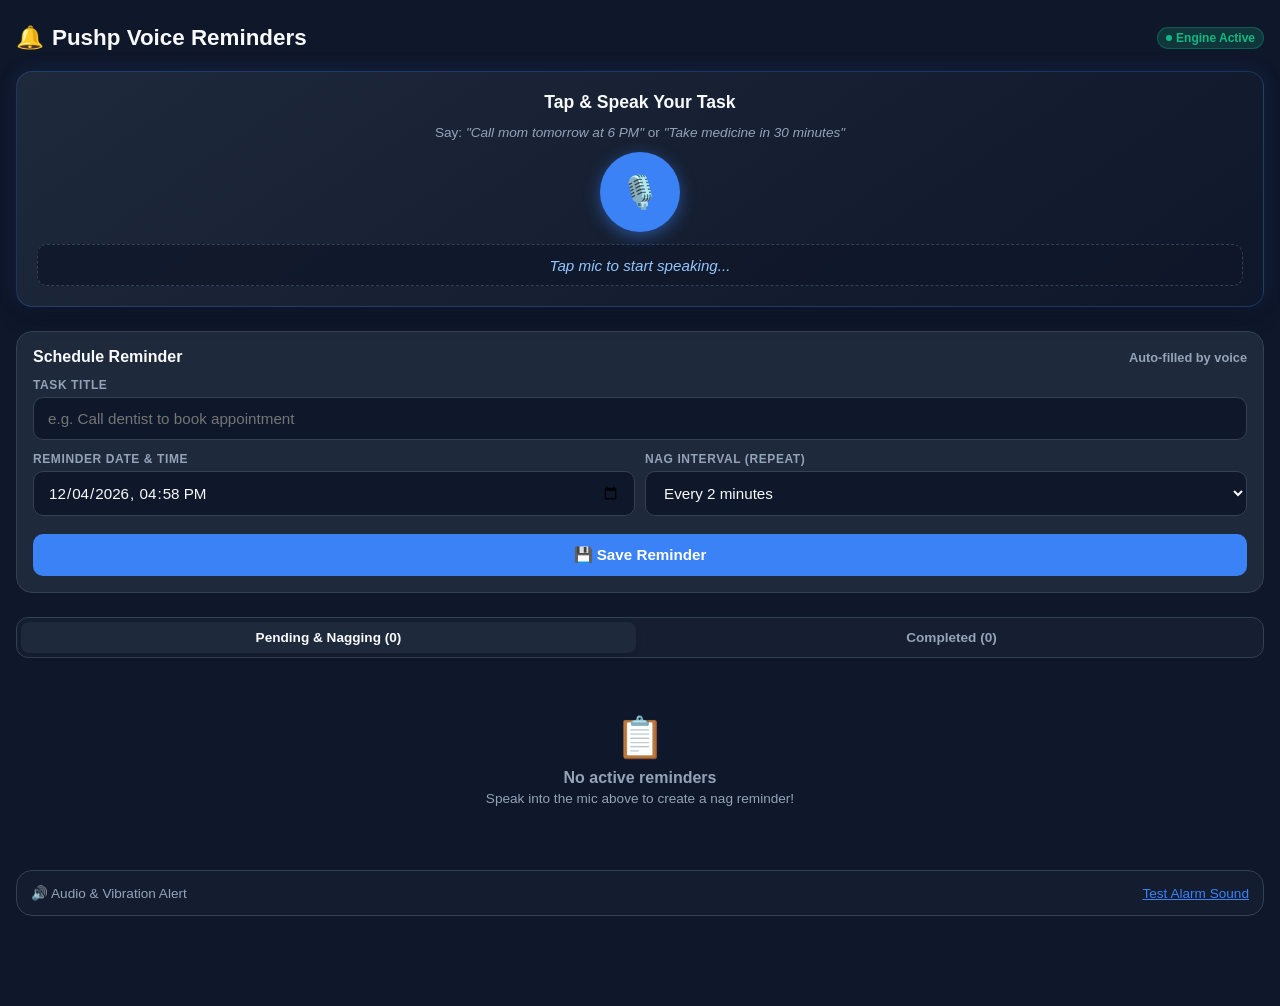
<file: index.html>
<!DOCTYPE html>
<html lang="en">
<head>
  <meta charset="UTF-8">
  <meta name="viewport" content="width=device-width, initial-scale=1.0, maximum-scale=1.0, user-scalable=no, viewport-fit=cover">
  <meta name="theme-color" content="#1e293b">
  <meta name="mobile-web-app-capable" content="yes">
  <meta name="apple-mobile-web-app-capable" content="yes">
  <meta name="apple-mobile-web-app-status-bar-style" content="black-translucent">
  <title>Voice Nag Reminders</title>
  <style>
    :root {
      --primary: #3b82f6;
      --primary-hover: #2563eb;
      --bg: #0f172a;
      --card-bg: #1e293b;
      --card-border: #334155;
      --text: #f8fafc;
      --text-muted: #94a3b8;
      --danger: #ef4444;
      --danger-hover: #dc2626;
      --warning: #f59e0b;
      --success: #10b981;
      --success-hover: #059669;
      --radius: 16px;
    }

    * {
      box-sizing: border-box;
      margin: 0;
      padding: 0;
      -webkit-tap-highlight-color: transparent;
      font-family: -apple-system, BlinkMacSystemFont, "Segoe UI", Roboto, Helvetica, Arial, sans-serif;
    }

    body {
      background-color: var(--bg);
      color: var(--text);
      min-height: 100vh;
      padding: 16px;
      padding-bottom: 90px;
    }

    header {
      display: flex;
      justify-content: space-between;
      align-items: center;
      margin-bottom: 20px;
      padding-top: 8px;
    }

    .app-title {
      font-size: 1.4rem;
      font-weight: 700;
      display: flex;
      align-items: center;
      gap: 8px;
    }

    .badge-live {
      background: rgba(16, 185, 129, 0.2);
      color: var(--success);
      font-size: 0.75rem;
      padding: 3px 8px;
      border-radius: 9999px;
      border: 1px solid rgba(16, 185, 129, 0.3);
      font-weight: 600;
      display: inline-flex;
      align-items: center;
      gap: 4px;
    }

    .badge-live::before {
      content: "";
      width: 6px;
      height: 6px;
      border-radius: 50%;
      background: var(--success);
      animation: pulse 1.5s infinite;
    }

    @keyframes pulse {
      0% { opacity: 0.4; }
      50% { opacity: 1; transform: scale(1.2); }
      100% { opacity: 0.4; }
    }

    /* Voice Action Banner */
    .voice-card {
      background: linear-gradient(145deg, #1e293b, #0f172a);
      border: 1px solid #3b82f640;
      border-radius: var(--radius);
      padding: 20px;
      text-align: center;
      margin-bottom: 24px;
      box-shadow: 0 10px 25px -5px rgba(0, 0, 0, 0.4), 0 0 20px rgba(59, 130, 246, 0.15);
      position: relative;
      overflow: hidden;
    }

    .mic-button-wrap {
      position: relative;
      width: 80px;
      height: 80px;
      margin: 10px auto;
    }

    .mic-btn {
      width: 80px;
      height: 80px;
      border-radius: 50%;
      background: var(--primary);
      border: none;
      color: white;
      font-size: 32px;
      display: flex;
      align-items: center;
      justify-content: center;
      cursor: pointer;
      box-shadow: 0 4px 15px rgba(59, 130, 246, 0.5);
      transition: all 0.2s cubic-bezier(0.4, 0, 0.2, 1);
      position: relative;
      z-index: 2;
    }

    .mic-btn:active {
      transform: scale(0.92);
    }

    .mic-btn.listening {
      background: var(--danger);
      box-shadow: 0 4px 20px rgba(239, 68, 68, 0.6);
      animation: mic-listening 1.5s infinite;
    }

    @keyframes mic-listening {
      0% { transform: scale(1); }
      50% { transform: scale(1.08); }
      100% { transform: scale(1); }
    }

    .pulse-ring {
      position: absolute;
      top: 0;
      left: 0;
      width: 80px;
      height: 80px;
      border-radius: 50%;
      border: 2px solid var(--danger);
      opacity: 0;
      z-index: 1;
      pointer-events: none;
    }

    .listening .pulse-ring {
      animation: ring-pulse 1.8s infinite;
    }

    @keyframes ring-pulse {
      0% { transform: scale(1); opacity: 0.8; }
      100% { transform: scale(1.8); opacity: 0; }
    }

    .voice-hint {
      color: var(--text-muted);
      font-size: 0.85rem;
      margin-top: 10px;
      line-height: 1.4;
    }

    .voice-transcript {
      margin-top: 12px;
      padding: 10px 14px;
      background: rgba(15, 23, 42, 0.8);
      border: 1px dashed var(--card-border);
      border-radius: 10px;
      font-size: 0.95rem;
      color: #93c5fd;
      min-height: 42px;
      display: flex;
      align-items: center;
      justify-content: center;
      font-style: italic;
    }

    /* Manual / Edit Form */
    .task-form {
      background: var(--card-bg);
      border: 1px solid var(--card-border);
      border-radius: var(--radius);
      padding: 16px;
      margin-bottom: 24px;
    }

    .form-header {
      font-size: 1rem;
      font-weight: 600;
      margin-bottom: 12px;
      display: flex;
      justify-content: space-between;
      align-items: center;
    }

    .input-group {
      margin-bottom: 12px;
    }

    label {
      display: block;
      font-size: 0.75rem;
      text-transform: uppercase;
      letter-spacing: 0.05em;
      color: var(--text-muted);
      margin-bottom: 5px;
      font-weight: 600;
    }

    input, select {
      width: 100%;
      padding: 12px 14px;
      background: #0f172a;
      border: 1px solid var(--card-border);
      border-radius: 10px;
      color: var(--text);
      font-size: 0.95rem;
      outline: none;
      transition: border-color 0.2s;
    }

    input:focus, select:focus {
      border-color: var(--primary);
    }

    .form-grid {
      display: grid;
      grid-template-columns: 1fr 1fr;
      gap: 10px;
    }

    .btn {
      width: 100%;
      padding: 12px 16px;
      border-radius: 10px;
      border: none;
      font-size: 0.95rem;
      font-weight: 600;
      cursor: pointer;
      display: flex;
      align-items: center;
      justify-content: center;
      gap: 8px;
      transition: all 0.2s;
    }

    .btn-primary {
      background: var(--primary);
      color: white;
    }

    .btn-primary:active {
      background: var(--primary-hover);
    }

    .btn-danger {
      background: var(--danger);
      color: white;
    }

    .btn-success {
      background: var(--success);
      color: white;
    }

    .btn-outline {
      background: transparent;
      border: 1px solid var(--card-border);
      color: var(--text-muted);
    }

    /* Tabs */
    .tabs {
      display: flex;
      gap: 8px;
      margin-bottom: 16px;
      background: #1e293b80;
      padding: 4px;
      border-radius: 12px;
      border: 1px solid var(--card-border);
    }

    .tab-btn {
      flex: 1;
      padding: 8px;
      border: none;
      background: transparent;
      color: var(--text-muted);
      font-size: 0.85rem;
      font-weight: 600;
      border-radius: 8px;
      cursor: pointer;
      transition: all 0.2s;
    }

    .tab-btn.active {
      background: var(--card-bg);
      color: var(--text);
      box-shadow: 0 2px 6px rgba(0, 0, 0, 0.2);
    }

    /* Task List */
    .task-list {
      display: flex;
      flex-direction: column;
      gap: 12px;
    }

    .task-card {
      background: var(--card-bg);
      border: 1px solid var(--card-border);
      border-radius: var(--radius);
      padding: 16px;
      display: flex;
      flex-direction: column;
      gap: 10px;
      transition: transform 0.2s, border-color 0.2s;
      position: relative;
    }

    .task-card.nagging {
      border: 2px solid var(--danger);
      background: linear-gradient(180deg, rgba(239, 68, 68, 0.12), var(--card-bg));
      animation: alert-glow 1.5s infinite alternate;
    }

    @keyframes alert-glow {
      0% { box-shadow: 0 0 10px rgba(239, 68, 68, 0.3); }
      100% { box-shadow: 0 0 25px rgba(239, 68, 68, 0.7); }
    }

    .task-top {
      display: flex;
      justify-content: space-between;
      align-items: flex-start;
      gap: 8px;
    }

    .task-title {
      font-size: 1.05rem;
      font-weight: 600;
      line-height: 1.3;
      color: var(--text);
    }

    .task-status {
      font-size: 0.7rem;
      font-weight: 700;
      text-transform: uppercase;
      padding: 3px 8px;
      border-radius: 6px;
      white-space: nowrap;
    }

    .status-scheduled {
      background: rgba(59, 130, 246, 0.2);
      color: #60a5fa;
      border: 1px solid rgba(59, 130, 246, 0.3);
    }

    .status-nagging {
      background: rgba(239, 68, 68, 0.25);
      color: #fca5a5;
      border: 1px solid var(--danger);
      animation: pulse 1s infinite;
    }

    .status-completed {
      background: rgba(16, 185, 129, 0.2);
      color: #6ee7b7;
      border: 1px solid rgba(16, 185, 129, 0.3);
    }

    .task-details {
      display: flex;
      flex-wrap: wrap;
      gap: 12px;
      font-size: 0.8rem;
      color: var(--text-muted);
    }

    .task-detail-item {
      display: flex;
      align-items: center;
      gap: 4px;
    }

    .task-actions {
      display: flex;
      gap: 8px;
      margin-top: 4px;
    }

    .btn-sm {
      padding: 8px 12px;
      font-size: 0.85rem;
      border-radius: 8px;
    }

    .empty-state {
      text-align: center;
      padding: 40px 20px;
      color: var(--text-muted);
    }

    .empty-state svg {
      width: 48px;
      height: 48px;
      margin-bottom: 12px;
      opacity: 0.4;
    }

    /* Full-screen Urgent Nag Modal */
    .alarm-modal {
      position: fixed;
      inset: 0;
      background: rgba(15, 23, 42, 0.95);
      backdrop-filter: blur(8px);
      z-index: 1000;
      display: none;
      flex-direction: column;
      justify-content: center;
      align-items: center;
      padding: 24px;
      text-align: center;
    }

    .alarm-modal.active {
      display: flex;
      animation: modal-pop 0.3s cubic-bezier(0.175, 0.885, 0.32, 1.275);
    }

    @keyframes modal-pop {
      0% { transform: scale(0.9); opacity: 0; }
      100% { transform: scale(1); opacity: 1; }
    }

    .alarm-icon-bell {
      font-size: 64px;
      margin-bottom: 16px;
      animation: ring-bell 0.6s infinite alternate ease-in-out;
    }

    @keyframes ring-bell {
      0% { transform: rotate(-18deg); }
      100% { transform: rotate(18deg); }
    }

    .alarm-title {
      font-size: 1.5rem;
      font-weight: 700;
      color: white;
      margin-bottom: 8px;
    }

    .alarm-nag-notice {
      color: var(--danger);
      font-weight: 700;
      font-size: 0.95rem;
      margin-bottom: 24px;
      background: rgba(239, 68, 68, 0.15);
      padding: 6px 14px;
      border-radius: 20px;
      border: 1px solid rgba(239, 68, 68, 0.3);
    }

    .alarm-btn-complete {
      width: 100%;
      max-width: 320px;
      padding: 16px;
      font-size: 1.1rem;
      background: var(--success);
      color: white;
      border: none;
      border-radius: 14px;
      font-weight: 700;
      cursor: pointer;
      box-shadow: 0 4px 20px rgba(16, 185, 129, 0.4);
      margin-bottom: 12px;
      display: flex;
      align-items: center;
      justify-content: center;
      gap: 8px;
    }

    .alarm-btn-complete:active {
      background: var(--success-hover);
      transform: scale(0.98);
    }

    .alarm-btn-snooze {
      width: 100%;
      max-width: 320px;
      padding: 12px;
      font-size: 0.95rem;
      background: #334155;
      color: #cbd5e1;
      border: none;
      border-radius: 12px;
      font-weight: 600;
      cursor: pointer;
    }

    /* Sound tester / config bar */
    .quick-settings {
      margin-top: 24px;
      padding: 14px;
      background: #1e293b60;
      border: 1px solid var(--card-border);
      border-radius: var(--radius);
      display: flex;
      justify-content: space-between;
      align-items: center;
      font-size: 0.85rem;
      color: var(--text-muted);
    }

    .btn-link {
      background: none;
      border: none;
      color: var(--primary);
      cursor: pointer;
      font-size: 0.85rem;
      text-decoration: underline;
    }
  </style>
</head>
<body>

  <header>
    <div class="app-title">
      <span>🔔</span>Pushp Voice Reminders
    </div>
    <div class="badge-live">Engine Active</div>
  </header>

  <!-- Big Voice Input Hero -->
  <div class="voice-card">
    <div style="font-weight: 700; font-size: 1.1rem; margin-bottom: 4px;">Tap & Speak Your Task</div>
    <div class="voice-hint">Say: <i>"Call mom tomorrow at 6 PM"</i> or <i>"Take medicine in 30 minutes"</i></div>
    
    <div class="mic-button-wrap">
      <div class="pulse-ring"></div>
      <button id="micBtn" class="mic-btn" title="Tap to speak">
        🎙️
      </button>
    </div>

    <div id="transcriptBox" class="voice-transcript">
      Tap mic to start speaking...
    </div>
  </div>

  <!-- Quick Add / Edit Section -->
  <div class="task-form">
    <div class="form-header">
      <span id="formTitle">Schedule Reminder</span>
      <span style="font-size: 0.8rem; color: var(--text-muted);">Auto-filled by voice</span>
    </div>

    <div class="input-group">
      <label for="taskInput">Task Title</label>
      <input type="text" id="taskInput" placeholder="e.g. Call dentist to book appointment">
    </div>

    <div class="form-grid">
      <div class="input-group">
        <label for="dateInput">Reminder Date & Time</label>
        <input type="datetime-local" id="dateInput">
      </div>
      <div class="input-group">
        <label for="nagInterval">Nag Interval (Repeat)</label>
        <select id="nagInterval">
          <option value="1">Every 1 minute</option>
          <option value="2" selected>Every 2 minutes</option>
          <option value="5">Every 5 minutes</option>
          <option value="10">Every 10 minutes</option>
          <option value="15">Every 15 minutes</option>
          <option value="30">Every 30 minutes</option>
        </select>
      </div>
    </div>

    <button id="saveTaskBtn" class="btn btn-primary" style="margin-top: 6px;">
      💾 Save Reminder
    </button>
  </div>

  <!-- Tabs -->
  <div class="tabs">
    <button class="tab-btn active" id="tabActive">Pending & Nagging (<span id="activeCount">0</span>)</button>
    <button class="tab-btn" id="tabCompleted">Completed (<span id="completedCount">0</span>)</button>
  </div>

  <!-- Task Container -->
  <div id="taskList" class="task-list">
    <!-- Populated by JS -->
  </div>

  <!-- Quick Settings & Audio Test -->
  <div class="quick-settings">
    <span>🔊 Audio & Vibration Alert</span>
    <button id="testSoundBtn" class="btn-link">Test Alarm Sound</button>
  </div>

  <!-- Urgent Nag / Alarm Modal Overlay -->
  <div id="alarmModal" class="alarm-modal">
    <div class="alarm-icon-bell">⏰</div>
    <div class="alarm-title" id="alarmModalTitle">Task Due!</div>
    <div class="alarm-nag-notice" id="alarmNagNotice">⚠️ Nagging: Repeating alarm until completed!</div>
    
    <button id="modalCompleteBtn" class="alarm-btn-complete">
      <span>✓</span> Confirm Completed (Stop Forever)
    </button>
    
    <button id="modalSnoozeBtn" class="alarm-btn-snooze">
      Snooze for 5 minutes
    </button>
  </div>

  <script>
    // --- State & LocalStorage ---
    let tasks = JSON.parse(localStorage.getItem('nag_reminders_tasks') || '[]');
    let currentTab = 'active';
    let activeAlarmTaskId = null;
    let alarmAudioInterval = null;

    // --- Audio Synthesis via Web Audio API (No external sound files required) ---
    const AudioContext = window.AudioContext || window.webkitAudioContext;
    let audioCtx = null;

    function initAudio() {
      if (!audioCtx) {
        audioCtx = new AudioContext();
      }
      if (audioCtx.state === 'suspended') {
        audioCtx.resume();
      }
    }

    function playBeepPattern() {
      try {
        initAudio();
        const now = audioCtx.currentTime;

        // Create 3 rapid pleasant alert beeps
        [0, 0.15, 0.3].forEach((delay, idx) => {
          const osc = audioCtx.createOscillator();
          const gain = audioCtx.createGain();

          osc.type = 'sine';
          osc.frequency.setValueAtTime(idx === 2 ? 880 : 587.33, now + delay); // D5 then A5

          gain.gain.setValueAtTime(0.3, now + delay);
          gain.gain.exponentialRampToValueAtTime(0.001, now + delay + 0.12);

          osc.connect(gain);
          gain.connect(audioCtx.destination);

          osc.start(now + delay);
          osc.stop(now + delay + 0.13);
        });

        // Vibration for mobile devices
        if ('vibrate' in navigator) {
          navigator.vibrate([300, 150, 300, 150, 450]);
        }
      } catch (e) {
        console.warn('Audio playback error:', e);
      }
    }

    // --- Speech Recognition ---
    const micBtn = document.getElementById('micBtn');
    const transcriptBox = document.getElementById('transcriptBox');
    const taskInput = document.getElementById('taskInput');
    const dateInput = document.getElementById('dateInput');
    const nagInterval = document.getElementById('nagInterval');

    // Default datetime-local to 10 minutes from now
    function getDefaultDateTimeString(minsAhead = 10) {
      const d = new Date(Date.now() + minsAhead * 60000);
      const pad = n => String(n).padStart(2, '0');
      return `${d.getFullYear()}-${pad(d.getMonth()+1)}-${pad(d.getDate())}T${pad(d.getHours())}:${pad(d.getMinutes())}`;
    }
    dateInput.value = getDefaultDateTimeString(10);

    const SpeechRecognition = window.SpeechRecognition || window.webkitSpeechRecognition;
    let recognition = null;
    let isListening = false;

    if (SpeechRecognition) {
      recognition = new SpeechRecognition();
      recognition.continuous = false;
      recognition.interimResults = true;
      recognition.lang = 'en-US';

      recognition.onstart = () => {
        isListening = true;
        micBtn.classList.add('listening');
        transcriptBox.textContent = 'Listening... Speak your task and time';
        initAudio();
      };

      recognition.onresult = (event) => {
        let transcript = '';
        for (let i = event.resultIndex; i < event.results.length; i++) {
          transcript += event.results[i][0].transcript;
        }
        transcriptBox.textContent = `"${transcript}"`;
        if (event.results[0].isFinal) {
          parseVoiceCommand(transcript);
        }
      };

      recognition.onerror = (event) => {
        console.error('Speech error:', event.error);
        micBtn.classList.remove('listening');
        isListening = false;
        transcriptBox.textContent = `Error: ${event.error}. You can also type below!`;
      };

      recognition.onend = () => {
        micBtn.classList.remove('listening');
        isListening = false;
      };

      micBtn.addEventListener('click', () => {
        initAudio();
        if (isListening) {
          recognition.stop();
        } else {
          try {
            recognition.start();
          } catch(e) {
            console.warn(e);
          }
        }
      });
    } else {
      transcriptBox.textContent = 'Web Speech not supported in this browser. Please type below.';
      micBtn.style.opacity = '0.5';
    }

    // --- Natural Language Date & Task Parser ---
    function parseVoiceCommand(text) {
      let cleaned = text.trim();
      let targetDate = new Date();
      let detectedTime = false;

      // Check relative minutes/hours: "in 15 minutes", "in 1 hour"
      const inMinutesMatch = cleaned.match(/in\\s+(\\d+)\\s*(minute|min|m)s?/i);
      const inHoursMatch = cleaned.match(/in\\s+(\\d+)\\s*(hour|hr|h)s?/i);

      if (inMinutesMatch) {
        const mins = parseInt(inMinutesMatch[1], 10);
        targetDate = new Date(Date.now() + mins * 60000);
        detectedTime = true;
        cleaned = cleaned.replace(inMinutesMatch[0], '');
      } else if (inHoursMatch) {
        const hrs = parseInt(inHoursMatch[1], 10);
        targetDate = new Date(Date.now() + hrs * 3600000);
        detectedTime = true;
        cleaned = cleaned.replace(inHoursMatch[0], '');
      }

      // Check "tomorrow"
      if (/tomorrow/i.test(cleaned)) {
        targetDate.setDate(targetDate.getDate() + 1);
        detectedTime = true;
        cleaned = cleaned.replace(/tomorrow/i, '');
      }

      // Check explicit time like "at 5:30 pm", "at 4 pm", "at 10 am"
      const timeMatch = cleaned.match(/at\\s+(\\d{1,2})(?::(\\d{2}))?\\s*(am|pm)?/i);
      if (timeMatch) {
        let hours = parseInt(timeMatch[1], 10);
        let minutes = timeMatch[2] ? parseInt(timeMatch[2], 10) : 0;
        const meridian = timeMatch[3] ? timeMatch[3].toLowerCase() : null;

        if (meridian === 'pm' && hours < 12) hours += 12;
        if (meridian === 'am' && hours === 12) hours = 0;

        targetDate.setHours(hours, minutes, 0, 0);
        detectedTime = true;
        cleaned = cleaned.replace(timeMatch[0], '');
      }

      // Clean up common filler words
      cleaned = cleaned.replace(/^(remind me to|remind me|schedule|add a task to|add task)\\s+/i, '');
      cleaned = cleaned.replace(/\\s+(today|tonight)$/i, '');
      cleaned = cleaned.trim();

      // If no future time was detected, default to 15 minutes from now
      if (!detectedTime || targetDate.getTime() <= Date.now()) {
        if (!detectedTime) {
          targetDate = new Date(Date.now() + 15 * 60000);
        } else {
          // If time is earlier today, assume tomorrow
          targetDate.setDate(targetDate.getDate() + 1);
        }
      }

      // Populate input fields
      taskInput.value = cleaned.charAt(0).toUpperCase() + cleaned.slice(1);
      
      const pad = n => String(n).padStart(2, '0');
      dateInput.value = `${targetDate.getFullYear()}-${pad(targetDate.getMonth()+1)}-${pad(targetDate.getDate())}T${pad(targetDate.getHours())}:${pad(targetDate.getMinutes())}`;
      
      transcriptBox.innerHTML = `✓ Recognized: <b>${taskInput.value}</b><br><small>Scheduled for ${targetDate.toLocaleTimeString([], {hour: '2-digit', minute:'2-digit'})}</small>`;
    }

    // --- Save & Manage Tasks ---
    document.getElementById('saveTaskBtn').addEventListener('click', () => {
      const title = taskInput.value.trim();
      const dueStr = dateInput.value;
      const intervalMins = parseInt(nagInterval.value, 10);

      if (!title) {
        alert('Please enter or speak a task title');
        return;
      }
      if (!dueStr) {
        alert('Please select a reminder date & time');
        return;
      }

      initAudio();

      const newTask = {
        id: 'task_' + Date.now(),
        title: title,
        dueDate: new Date(dueStr).getTime(),
        nagIntervalMinutes: intervalMins,
        completed: false,
        completedAt: null,
        lastNaggedAt: 0,
        createdAt: Date.now()
      };

      tasks.unshift(newTask);
      saveTasks();
      renderTasks();

      // Reset form
      taskInput.value = '';
      dateInput.value = getDefaultDateTimeString(10);
      transcriptBox.textContent = 'Task saved! It will remind you until marked done.';

      // Request notification permission if not yet decided
      if ('Notification' in window && Notification.permission === 'default') {
        Notification.requestPermission();
      }
    });

    function saveTasks() {
      localStorage.setItem('nag_reminders_tasks', JSON.stringify(tasks));
      updateCounts();
    }

    function updateCounts() {
      const active = tasks.filter(t => !t.completed).length;
      const completed = tasks.filter(t => t.completed).length;
      document.getElementById('activeCount').textContent = active;
      document.getElementById('completedCount').textContent = completed;
    }

    // --- Complete Task (Stops Nagging Permanently) ---
    function completeTask(id) {
      const task = tasks.find(t => t.id === id);
      if (task) {
        task.completed = true;
        task.completedAt = Date.now();
        saveTasks();
        renderTasks();

        // Dismiss modal if this was the active alarm
        if (activeAlarmTaskId === id) {
          stopAlarmModal();
        }
      }
    }

    function deleteTask(id) {
      tasks = tasks.filter(t => t.id !== id);
      saveTasks();
      renderTasks();
      if (activeAlarmTaskId === id) {
        stopAlarmModal();
      }
    }

    function snoozeTask(id, mins = 5) {
      const task = tasks.find(t => t.id === id);
      if (task) {
        task.dueDate = Date.now() + mins * 60000;
        task.lastNaggedAt = Date.now();
        saveTasks();
        renderTasks();
        stopAlarmModal();
      }
    }

    // --- Urgent Nagging Alarm Modal ---
    const alarmModal = document.getElementById('alarmModal');
    const alarmModalTitle = document.getElementById('alarmModalTitle');
    const alarmNagNotice = document.getElementById('alarmNagNotice');
    const modalCompleteBtn = document.getElementById('modalCompleteBtn');
    const modalSnoozeBtn = document.getElementById('modalSnoozeBtn');

    function triggerAlarmModal(task) {
      activeAlarmTaskId = task.id;
      alarmModalTitle.textContent = task.title;
      alarmNagNotice.textContent = `⚠️ Nagging every ${task.nagIntervalMinutes} min until marked complete!`;
      alarmModal.classList.add('active');

      // Play beeps pattern immediately
      playBeepPattern();

      // Clear any prior interval
      if (alarmAudioInterval) clearInterval(alarmAudioInterval);

      // Repeat sound chime every 10 seconds while modal is in front of user
      alarmAudioInterval = setInterval(() => {
        if (activeAlarmTaskId) {
          playBeepPattern();
        }
      }, 10000);

      // Send system notification if permitted
      if ('Notification' in window && Notification.permission === 'granted') {
        new Notification(`Nagging: ${task.title}`, {
          body: `Tap to mark completed and stop repeating reminders.`,
          icon: 'data:image/svg+xml,<svg xmlns="http://www.w3.org/2000/svg" viewBox="0 0 24 24"><text y="20" font-size="20">🔔</text></svg>',
          tag: task.id
        });
      }
    }

    function stopAlarmModal() {
      activeAlarmTaskId = null;
      alarmModal.classList.remove('active');
      if (alarmAudioInterval) {
        clearInterval(alarmAudioInterval);
        alarmAudioInterval = null;
      }
    }

    modalCompleteBtn.addEventListener('click', () => {
      if (activeAlarmTaskId) {
        completeTask(activeAlarmTaskId);
      }
    });

    modalSnoozeBtn.addEventListener('click', () => {
      if (activeAlarmTaskId) {
        snoozeTask(activeAlarmTaskId, 5);
      }
    });

    // --- Background Nagging Loop (Checks every 3 seconds) ---
    setInterval(() => {
      const now = Date.now();
      let shouldNagTask = null;

      tasks.forEach(task => {
        if (!task.completed && task.dueDate <= now) {
          // Check if it's time to nag
          const intervalMs = task.nagIntervalMinutes * 60000;
          if (now - task.lastNaggedAt >= intervalMs) {
            task.lastNaggedAt = now;
            shouldNagTask = task;
          }
        }
      });

      if (shouldNagTask && !activeAlarmTaskId) {
        saveTasks();
        renderTasks();
        triggerAlarmModal(shouldNagTask);
      } else {
        // Just update UI timer badges
        renderTasks(false);
      }
    }, 3000);

    // --- Render Task Cards ---
    function renderTasks(fullRebuild = true) {
      const container = document.getElementById('taskList');
      const now = Date.now();

      const filtered = tasks.filter(t => currentTab === 'active' ? !t.completed : t.completed);

      if (filtered.length === 0) {
        container.innerHTML = `
          <div class="empty-state">
            <div style="font-size: 40px; margin-bottom: 8px;">${currentTab === 'active' ? '📋' : '🎉'}</div>
            <div style="font-weight: 600;">No ${currentTab} reminders</div>
            <div style="font-size: 0.85rem; margin-top: 4px;">${currentTab === 'active' ? 'Speak into the mic above to create a nag reminder!' : 'Completed tasks will appear here.'}</div>
          </div>
        `;
        return;
      }

      if (!fullRebuild && container.children.length === filtered.length) {
        // Light update of timestamps without destroying DOM focus
        filtered.forEach((task, idx) => {
          const card = container.children[idx];
          if (card) {
            const isNagging = !task.completed && task.dueDate <= now;
            if (isNagging && !card.classList.contains('nagging')) {
              card.classList.add('nagging');
            } else if (!isNagging && card.classList.contains('nagging')) {
              card.classList.remove('nagging');
            }
          }
        });
        return;
      }

      container.innerHTML = '';
      filtered.forEach(task => {
        const isNagging = !task.completed && task.dueDate <= now;
        const dueFormatted = new Date(task.dueDate).toLocaleString([], {
          month: 'short', day: 'numeric', hour: '2-digit', minute: '2-digit'
        });

        const card = document.createElement('div');
        card.className = `task-card ${isNagging ? 'nagging' : ''}`;

        card.innerHTML = `
          <div class="task-top">
            <div class="task-title">${escapeHtml(task.title)}</div>
            <div class="task-status ${task.completed ? 'status-completed' : (isNagging ? 'status-nagging' : 'status-scheduled')}">
              ${task.completed ? 'Completed' : (isNagging ? '🔔 Nagging Active' : 'Scheduled')}
            </div>
          </div>

          <div class="task-details">
            <div class="task-detail-item">
              <span>📅</span> ${task.completed ? 'Finished: ' + new Date(task.completedAt).toLocaleTimeString([], {hour: '2-digit', minute:'2-digit'}) : 'Due: ' + dueFormatted}
            </div>
            ${!task.completed ? `
              <div class="task-detail-item">
                <span>🔁</span> Repeats every ${task.nagIntervalMinutes} min
              </div>
            ` : ''}
          </div>

          <div class="task-actions">
            ${!task.completed ? `
              <button class="btn btn-success btn-sm" onclick="completeTask('${task.id}')">
                ✓ Mark Completed
              </button>
              <button class="btn btn-outline btn-sm" onclick="snoozeTask('${task.id}', 10)">
                +10m Snooze
              </button>
            ` : `
              <button class="btn btn-outline btn-sm" onclick="reactivateTask('${task.id}')">
                ↩ Re-open
              </button>
            `}
            <button class="btn btn-outline btn-sm" style="margin-left: auto; color: var(--danger);" onclick="deleteTask('${task.id}')">
              🗑
            </button>
          </div>
        `;
        container.appendChild(card);
      });
    }

    function reactivateTask(id) {
      const task = tasks.find(t => t.id === id);
      if (task) {
        task.completed = false;
        task.completedAt = null;
        task.dueDate = Date.now() + 5 * 60000;
        saveTasks();
        renderTasks();
      }
    }

    function escapeHtml(str) {
      return str.replace(/&/g, "&amp;").replace(/</g, "&lt;").replace(/>/g, "&gt;").replace(/"/g, "&quot;");
    }

    // --- Tab Switching ---
    const tabActive = document.getElementById('tabActive');
    const tabCompleted = document.getElementById('tabCompleted');

    tabActive.addEventListener('click', () => {
      currentTab = 'active';
      tabActive.classList.add('active');
      tabCompleted.classList.remove('active');
      renderTasks();
    });

    tabCompleted.addEventListener('click', () => {
      currentTab = 'completed';
      tabCompleted.classList.add('active');
      tabActive.classList.remove('active');
      renderTasks();
    });

    // --- Sound Tester ---
    document.getElementById('testSoundBtn').addEventListener('click', () => {
      initAudio();
      playBeepPattern();
    });

    // Init display
    updateCounts();
    renderTasks();
  </script>
</body>
</html>
</file>
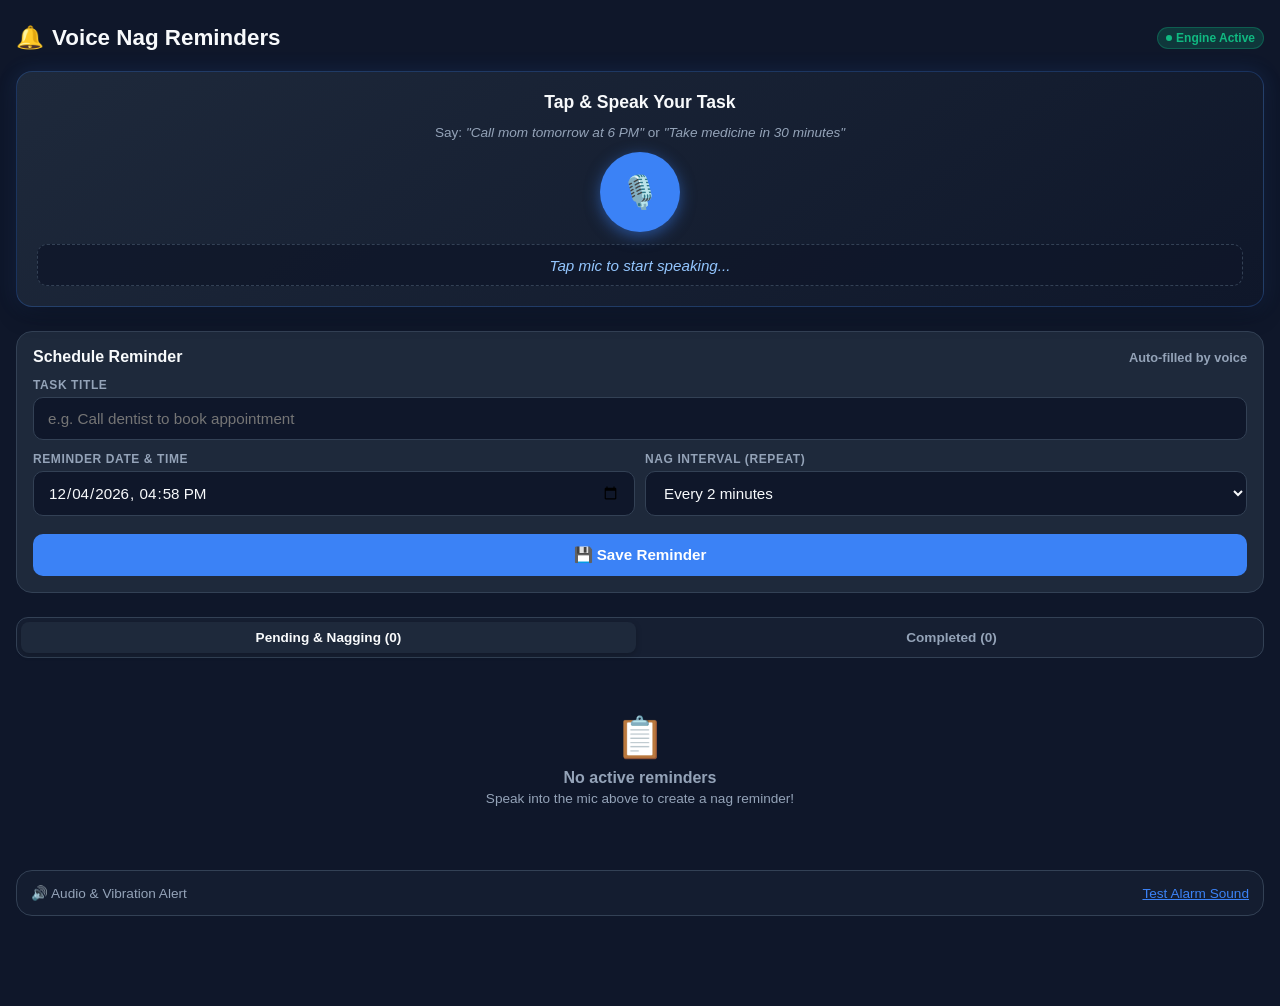
<file: VoiceNagReminders_Complete_Project/index.html>
<!DOCTYPE html>
<html lang="en">
<head>
  <meta charset="UTF-8">
  <meta name="viewport" content="width=device-width, initial-scale=1.0, maximum-scale=1.0, user-scalable=no, viewport-fit=cover">
  <meta name="theme-color" content="#1e293b">
  <meta name="mobile-web-app-capable" content="yes">
  <meta name="apple-mobile-web-app-capable" content="yes">
  <meta name="apple-mobile-web-app-status-bar-style" content="black-translucent">
  <title>Voice Nag Reminders</title>
  <style>
    :root {
      --primary: #3b82f6;
      --primary-hover: #2563eb;
      --bg: #0f172a;
      --card-bg: #1e293b;
      --card-border: #334155;
      --text: #f8fafc;
      --text-muted: #94a3b8;
      --danger: #ef4444;
      --danger-hover: #dc2626;
      --warning: #f59e0b;
      --success: #10b981;
      --success-hover: #059669;
      --radius: 16px;
    }

    * {
      box-sizing: border-box;
      margin: 0;
      padding: 0;
      -webkit-tap-highlight-color: transparent;
      font-family: -apple-system, BlinkMacSystemFont, "Segoe UI", Roboto, Helvetica, Arial, sans-serif;
    }

    body {
      background-color: var(--bg);
      color: var(--text);
      min-height: 100vh;
      padding: 16px;
      padding-bottom: 90px;
    }

    header {
      display: flex;
      justify-content: space-between;
      align-items: center;
      margin-bottom: 20px;
      padding-top: 8px;
    }

    .app-title {
      font-size: 1.4rem;
      font-weight: 700;
      display: flex;
      align-items: center;
      gap: 8px;
    }

    .badge-live {
      background: rgba(16, 185, 129, 0.2);
      color: var(--success);
      font-size: 0.75rem;
      padding: 3px 8px;
      border-radius: 9999px;
      border: 1px solid rgba(16, 185, 129, 0.3);
      font-weight: 600;
      display: inline-flex;
      align-items: center;
      gap: 4px;
    }

    .badge-live::before {
      content: "";
      width: 6px;
      height: 6px;
      border-radius: 50%;
      background: var(--success);
      animation: pulse 1.5s infinite;
    }

    @keyframes pulse {
      0% { opacity: 0.4; }
      50% { opacity: 1; transform: scale(1.2); }
      100% { opacity: 0.4; }
    }

    /* Voice Action Banner */
    .voice-card {
      background: linear-gradient(145deg, #1e293b, #0f172a);
      border: 1px solid #3b82f640;
      border-radius: var(--radius);
      padding: 20px;
      text-align: center;
      margin-bottom: 24px;
      box-shadow: 0 10px 25px -5px rgba(0, 0, 0, 0.4), 0 0 20px rgba(59, 130, 246, 0.15);
      position: relative;
      overflow: hidden;
    }

    .mic-button-wrap {
      position: relative;
      width: 80px;
      height: 80px;
      margin: 10px auto;
    }

    .mic-btn {
      width: 80px;
      height: 80px;
      border-radius: 50%;
      background: var(--primary);
      border: none;
      color: white;
      font-size: 32px;
      display: flex;
      align-items: center;
      justify-content: center;
      cursor: pointer;
      box-shadow: 0 4px 15px rgba(59, 130, 246, 0.5);
      transition: all 0.2s cubic-bezier(0.4, 0, 0.2, 1);
      position: relative;
      z-index: 2;
    }

    .mic-btn:active {
      transform: scale(0.92);
    }

    .mic-btn.listening {
      background: var(--danger);
      box-shadow: 0 4px 20px rgba(239, 68, 68, 0.6);
      animation: mic-listening 1.5s infinite;
    }

    @keyframes mic-listening {
      0% { transform: scale(1); }
      50% { transform: scale(1.08); }
      100% { transform: scale(1); }
    }

    .pulse-ring {
      position: absolute;
      top: 0;
      left: 0;
      width: 80px;
      height: 80px;
      border-radius: 50%;
      border: 2px solid var(--danger);
      opacity: 0;
      z-index: 1;
      pointer-events: none;
    }

    .listening .pulse-ring {
      animation: ring-pulse 1.8s infinite;
    }

    @keyframes ring-pulse {
      0% { transform: scale(1); opacity: 0.8; }
      100% { transform: scale(1.8); opacity: 0; }
    }

    .voice-hint {
      color: var(--text-muted);
      font-size: 0.85rem;
      margin-top: 10px;
      line-height: 1.4;
    }

    .voice-transcript {
      margin-top: 12px;
      padding: 10px 14px;
      background: rgba(15, 23, 42, 0.8);
      border: 1px dashed var(--card-border);
      border-radius: 10px;
      font-size: 0.95rem;
      color: #93c5fd;
      min-height: 42px;
      display: flex;
      align-items: center;
      justify-content: center;
      font-style: italic;
    }

    /* Manual / Edit Form */
    .task-form {
      background: var(--card-bg);
      border: 1px solid var(--card-border);
      border-radius: var(--radius);
      padding: 16px;
      margin-bottom: 24px;
    }

    .form-header {
      font-size: 1rem;
      font-weight: 600;
      margin-bottom: 12px;
      display: flex;
      justify-content: space-between;
      align-items: center;
    }

    .input-group {
      margin-bottom: 12px;
    }

    label {
      display: block;
      font-size: 0.75rem;
      text-transform: uppercase;
      letter-spacing: 0.05em;
      color: var(--text-muted);
      margin-bottom: 5px;
      font-weight: 600;
    }

    input, select {
      width: 100%;
      padding: 12px 14px;
      background: #0f172a;
      border: 1px solid var(--card-border);
      border-radius: 10px;
      color: var(--text);
      font-size: 0.95rem;
      outline: none;
      transition: border-color 0.2s;
    }

    input:focus, select:focus {
      border-color: var(--primary);
    }

    .form-grid {
      display: grid;
      grid-template-columns: 1fr 1fr;
      gap: 10px;
    }

    .btn {
      width: 100%;
      padding: 12px 16px;
      border-radius: 10px;
      border: none;
      font-size: 0.95rem;
      font-weight: 600;
      cursor: pointer;
      display: flex;
      align-items: center;
      justify-content: center;
      gap: 8px;
      transition: all 0.2s;
    }

    .btn-primary {
      background: var(--primary);
      color: white;
    }

    .btn-primary:active {
      background: var(--primary-hover);
    }

    .btn-danger {
      background: var(--danger);
      color: white;
    }

    .btn-success {
      background: var(--success);
      color: white;
    }

    .btn-outline {
      background: transparent;
      border: 1px solid var(--card-border);
      color: var(--text-muted);
    }

    /* Tabs */
    .tabs {
      display: flex;
      gap: 8px;
      margin-bottom: 16px;
      background: #1e293b80;
      padding: 4px;
      border-radius: 12px;
      border: 1px solid var(--card-border);
    }

    .tab-btn {
      flex: 1;
      padding: 8px;
      border: none;
      background: transparent;
      color: var(--text-muted);
      font-size: 0.85rem;
      font-weight: 600;
      border-radius: 8px;
      cursor: pointer;
      transition: all 0.2s;
    }

    .tab-btn.active {
      background: var(--card-bg);
      color: var(--text);
      box-shadow: 0 2px 6px rgba(0, 0, 0, 0.2);
    }

    /* Task List */
    .task-list {
      display: flex;
      flex-direction: column;
      gap: 12px;
    }

    .task-card {
      background: var(--card-bg);
      border: 1px solid var(--card-border);
      border-radius: var(--radius);
      padding: 16px;
      display: flex;
      flex-direction: column;
      gap: 10px;
      transition: transform 0.2s, border-color 0.2s;
      position: relative;
    }

    .task-card.nagging {
      border: 2px solid var(--danger);
      background: linear-gradient(180deg, rgba(239, 68, 68, 0.12), var(--card-bg));
      animation: alert-glow 1.5s infinite alternate;
    }

    @keyframes alert-glow {
      0% { box-shadow: 0 0 10px rgba(239, 68, 68, 0.3); }
      100% { box-shadow: 0 0 25px rgba(239, 68, 68, 0.7); }
    }

    .task-top {
      display: flex;
      justify-content: space-between;
      align-items: flex-start;
      gap: 8px;
    }

    .task-title {
      font-size: 1.05rem;
      font-weight: 600;
      line-height: 1.3;
      color: var(--text);
    }

    .task-status {
      font-size: 0.7rem;
      font-weight: 700;
      text-transform: uppercase;
      padding: 3px 8px;
      border-radius: 6px;
      white-space: nowrap;
    }

    .status-scheduled {
      background: rgba(59, 130, 246, 0.2);
      color: #60a5fa;
      border: 1px solid rgba(59, 130, 246, 0.3);
    }

    .status-nagging {
      background: rgba(239, 68, 68, 0.25);
      color: #fca5a5;
      border: 1px solid var(--danger);
      animation: pulse 1s infinite;
    }

    .status-completed {
      background: rgba(16, 185, 129, 0.2);
      color: #6ee7b7;
      border: 1px solid rgba(16, 185, 129, 0.3);
    }

    .task-details {
      display: flex;
      flex-wrap: wrap;
      gap: 12px;
      font-size: 0.8rem;
      color: var(--text-muted);
    }

    .task-detail-item {
      display: flex;
      align-items: center;
      gap: 4px;
    }

    .task-actions {
      display: flex;
      gap: 8px;
      margin-top: 4px;
    }

    .btn-sm {
      padding: 8px 12px;
      font-size: 0.85rem;
      border-radius: 8px;
    }

    .empty-state {
      text-align: center;
      padding: 40px 20px;
      color: var(--text-muted);
    }

    .empty-state svg {
      width: 48px;
      height: 48px;
      margin-bottom: 12px;
      opacity: 0.4;
    }

    /* Full-screen Urgent Nag Modal */
    .alarm-modal {
      position: fixed;
      inset: 0;
      background: rgba(15, 23, 42, 0.95);
      backdrop-filter: blur(8px);
      z-index: 1000;
      display: none;
      flex-direction: column;
      justify-content: center;
      align-items: center;
      padding: 24px;
      text-align: center;
    }

    .alarm-modal.active {
      display: flex;
      animation: modal-pop 0.3s cubic-bezier(0.175, 0.885, 0.32, 1.275);
    }

    @keyframes modal-pop {
      0% { transform: scale(0.9); opacity: 0; }
      100% { transform: scale(1); opacity: 1; }
    }

    .alarm-icon-bell {
      font-size: 64px;
      margin-bottom: 16px;
      animation: ring-bell 0.6s infinite alternate ease-in-out;
    }

    @keyframes ring-bell {
      0% { transform: rotate(-18deg); }
      100% { transform: rotate(18deg); }
    }

    .alarm-title {
      font-size: 1.5rem;
      font-weight: 700;
      color: white;
      margin-bottom: 8px;
    }

    .alarm-nag-notice {
      color: var(--danger);
      font-weight: 700;
      font-size: 0.95rem;
      margin-bottom: 24px;
      background: rgba(239, 68, 68, 0.15);
      padding: 6px 14px;
      border-radius: 20px;
      border: 1px solid rgba(239, 68, 68, 0.3);
    }

    .alarm-btn-complete {
      width: 100%;
      max-width: 320px;
      padding: 16px;
      font-size: 1.1rem;
      background: var(--success);
      color: white;
      border: none;
      border-radius: 14px;
      font-weight: 700;
      cursor: pointer;
      box-shadow: 0 4px 20px rgba(16, 185, 129, 0.4);
      margin-bottom: 12px;
      display: flex;
      align-items: center;
      justify-content: center;
      gap: 8px;
    }

    .alarm-btn-complete:active {
      background: var(--success-hover);
      transform: scale(0.98);
    }

    .alarm-btn-snooze {
      width: 100%;
      max-width: 320px;
      padding: 12px;
      font-size: 0.95rem;
      background: #334155;
      color: #cbd5e1;
      border: none;
      border-radius: 12px;
      font-weight: 600;
      cursor: pointer;
    }

    /* Sound tester / config bar */
    .quick-settings {
      margin-top: 24px;
      padding: 14px;
      background: #1e293b60;
      border: 1px solid var(--card-border);
      border-radius: var(--radius);
      display: flex;
      justify-content: space-between;
      align-items: center;
      font-size: 0.85rem;
      color: var(--text-muted);
    }

    .btn-link {
      background: none;
      border: none;
      color: var(--primary);
      cursor: pointer;
      font-size: 0.85rem;
      text-decoration: underline;
    }
  </style>
</head>
<body>

  <header>
    <div class="app-title">
      <span>🔔</span> Voice Nag Reminders
    </div>
    <div class="badge-live">Engine Active</div>
  </header>

  <!-- Big Voice Input Hero -->
  <div class="voice-card">
    <div style="font-weight: 700; font-size: 1.1rem; margin-bottom: 4px;">Tap & Speak Your Task</div>
    <div class="voice-hint">Say: <i>"Call mom tomorrow at 6 PM"</i> or <i>"Take medicine in 30 minutes"</i></div>
    
    <div class="mic-button-wrap">
      <div class="pulse-ring"></div>
      <button id="micBtn" class="mic-btn" title="Tap to speak">
        🎙️
      </button>
    </div>

    <div id="transcriptBox" class="voice-transcript">
      Tap mic to start speaking...
    </div>
  </div>

  <!-- Quick Add / Edit Section -->
  <div class="task-form">
    <div class="form-header">
      <span id="formTitle">Schedule Reminder</span>
      <span style="font-size: 0.8rem; color: var(--text-muted);">Auto-filled by voice</span>
    </div>

    <div class="input-group">
      <label for="taskInput">Task Title</label>
      <input type="text" id="taskInput" placeholder="e.g. Call dentist to book appointment">
    </div>

    <div class="form-grid">
      <div class="input-group">
        <label for="dateInput">Reminder Date & Time</label>
        <input type="datetime-local" id="dateInput">
      </div>
      <div class="input-group">
        <label for="nagInterval">Nag Interval (Repeat)</label>
        <select id="nagInterval">
          <option value="1">Every 1 minute</option>
          <option value="2" selected>Every 2 minutes</option>
          <option value="5">Every 5 minutes</option>
          <option value="10">Every 10 minutes</option>
          <option value="15">Every 15 minutes</option>
          <option value="30">Every 30 minutes</option>
        </select>
      </div>
    </div>

    <button id="saveTaskBtn" class="btn btn-primary" style="margin-top: 6px;">
      💾 Save Reminder
    </button>
  </div>

  <!-- Tabs -->
  <div class="tabs">
    <button class="tab-btn active" id="tabActive">Pending & Nagging (<span id="activeCount">0</span>)</button>
    <button class="tab-btn" id="tabCompleted">Completed (<span id="completedCount">0</span>)</button>
  </div>

  <!-- Task Container -->
  <div id="taskList" class="task-list">
    <!-- Populated by JS -->
  </div>

  <!-- Quick Settings & Audio Test -->
  <div class="quick-settings">
    <span>🔊 Audio & Vibration Alert</span>
    <button id="testSoundBtn" class="btn-link">Test Alarm Sound</button>
  </div>

  <!-- Urgent Nag / Alarm Modal Overlay -->
  <div id="alarmModal" class="alarm-modal">
    <div class="alarm-icon-bell">⏰</div>
    <div class="alarm-title" id="alarmModalTitle">Task Due!</div>
    <div class="alarm-nag-notice" id="alarmNagNotice">⚠️ Nagging: Repeating alarm until completed!</div>
    
    <button id="modalCompleteBtn" class="alarm-btn-complete">
      <span>✓</span> Confirm Completed (Stop Forever)
    </button>
    
    <button id="modalSnoozeBtn" class="alarm-btn-snooze">
      Snooze for 5 minutes
    </button>
  </div>

  <script>
    // --- State & LocalStorage ---
    let tasks = JSON.parse(localStorage.getItem('nag_reminders_tasks') || '[]');
    let currentTab = 'active';
    let activeAlarmTaskId = null;
    let alarmAudioInterval = null;

    // --- Audio Synthesis via Web Audio API (No external sound files required) ---
    const AudioContext = window.AudioContext || window.webkitAudioContext;
    let audioCtx = null;

    function initAudio() {
      if (!audioCtx) {
        audioCtx = new AudioContext();
      }
      if (audioCtx.state === 'suspended') {
        audioCtx.resume();
      }
    }

    function playBeepPattern() {
      try {
        initAudio();
        const now = audioCtx.currentTime;

        // Create 3 rapid pleasant alert beeps
        [0, 0.15, 0.3].forEach((delay, idx) => {
          const osc = audioCtx.createOscillator();
          const gain = audioCtx.createGain();

          osc.type = 'sine';
          osc.frequency.setValueAtTime(idx === 2 ? 880 : 587.33, now + delay); // D5 then A5

          gain.gain.setValueAtTime(0.3, now + delay);
          gain.gain.exponentialRampToValueAtTime(0.001, now + delay + 0.12);

          osc.connect(gain);
          gain.connect(audioCtx.destination);

          osc.start(now + delay);
          osc.stop(now + delay + 0.13);
        });

        // Vibration for mobile devices
        if ('vibrate' in navigator) {
          navigator.vibrate([300, 150, 300, 150, 450]);
        }
      } catch (e) {
        console.warn('Audio playback error:', e);
      }
    }

    // --- Speech Recognition ---
    const micBtn = document.getElementById('micBtn');
    const transcriptBox = document.getElementById('transcriptBox');
    const taskInput = document.getElementById('taskInput');
    const dateInput = document.getElementById('dateInput');
    const nagInterval = document.getElementById('nagInterval');

    // Default datetime-local to 10 minutes from now
    function getDefaultDateTimeString(minsAhead = 10) {
      const d = new Date(Date.now() + minsAhead * 60000);
      const pad = n => String(n).padStart(2, '0');
      return `${d.getFullYear()}-${pad(d.getMonth()+1)}-${pad(d.getDate())}T${pad(d.getHours())}:${pad(d.getMinutes())}`;
    }
    dateInput.value = getDefaultDateTimeString(10);

    const SpeechRecognition = window.SpeechRecognition || window.webkitSpeechRecognition;
    let recognition = null;
    let isListening = false;

    if (SpeechRecognition) {
      recognition = new SpeechRecognition();
      recognition.continuous = false;
      recognition.interimResults = true;
      recognition.lang = 'en-US';

      recognition.onstart = () => {
        isListening = true;
        micBtn.classList.add('listening');
        transcriptBox.textContent = 'Listening... Speak your task and time';
        initAudio();
      };

      recognition.onresult = (event) => {
        let transcript = '';
        for (let i = event.resultIndex; i < event.results.length; i++) {
          transcript += event.results[i][0].transcript;
        }
        transcriptBox.textContent = `"${transcript}"`;
        if (event.results[0].isFinal) {
          parseVoiceCommand(transcript);
        }
      };

      recognition.onerror = (event) => {
        console.error('Speech error:', event.error);
        micBtn.classList.remove('listening');
        isListening = false;
        transcriptBox.textContent = `Error: ${event.error}. You can also type below!`;
      };

      recognition.onend = () => {
        micBtn.classList.remove('listening');
        isListening = false;
      };

      micBtn.addEventListener('click', () => {
        initAudio();
        if (isListening) {
          recognition.stop();
        } else {
          try {
            recognition.start();
          } catch(e) {
            console.warn(e);
          }
        }
      });
    } else {
      transcriptBox.textContent = 'Web Speech not supported in this browser. Please type below.';
      micBtn.style.opacity = '0.5';
    }

    // --- Natural Language Date & Task Parser ---
    function parseVoiceCommand(text) {
      let cleaned = text.trim();
      let targetDate = new Date();
      let detectedTime = false;

      // Check relative minutes/hours: "in 15 minutes", "in 1 hour"
      const inMinutesMatch = cleaned.match(/in\\s+(\\d+)\\s*(minute|min|m)s?/i);
      const inHoursMatch = cleaned.match(/in\\s+(\\d+)\\s*(hour|hr|h)s?/i);

      if (inMinutesMatch) {
        const mins = parseInt(inMinutesMatch[1], 10);
        targetDate = new Date(Date.now() + mins * 60000);
        detectedTime = true;
        cleaned = cleaned.replace(inMinutesMatch[0], '');
      } else if (inHoursMatch) {
        const hrs = parseInt(inHoursMatch[1], 10);
        targetDate = new Date(Date.now() + hrs * 3600000);
        detectedTime = true;
        cleaned = cleaned.replace(inHoursMatch[0], '');
      }

      // Check "tomorrow"
      if (/tomorrow/i.test(cleaned)) {
        targetDate.setDate(targetDate.getDate() + 1);
        detectedTime = true;
        cleaned = cleaned.replace(/tomorrow/i, '');
      }

      // Check explicit time like "at 5:30 pm", "at 4 pm", "at 10 am"
      const timeMatch = cleaned.match(/at\\s+(\\d{1,2})(?::(\\d{2}))?\\s*(am|pm)?/i);
      if (timeMatch) {
        let hours = parseInt(timeMatch[1], 10);
        let minutes = timeMatch[2] ? parseInt(timeMatch[2], 10) : 0;
        const meridian = timeMatch[3] ? timeMatch[3].toLowerCase() : null;

        if (meridian === 'pm' && hours < 12) hours += 12;
        if (meridian === 'am' && hours === 12) hours = 0;

        targetDate.setHours(hours, minutes, 0, 0);
        detectedTime = true;
        cleaned = cleaned.replace(timeMatch[0], '');
      }

      // Clean up common filler words
      cleaned = cleaned.replace(/^(remind me to|remind me|schedule|add a task to|add task)\\s+/i, '');
      cleaned = cleaned.replace(/\\s+(today|tonight)$/i, '');
      cleaned = cleaned.trim();

      // If no future time was detected, default to 15 minutes from now
      if (!detectedTime || targetDate.getTime() <= Date.now()) {
        if (!detectedTime) {
          targetDate = new Date(Date.now() + 15 * 60000);
        } else {
          // If time is earlier today, assume tomorrow
          targetDate.setDate(targetDate.getDate() + 1);
        }
      }

      // Populate input fields
      taskInput.value = cleaned.charAt(0).toUpperCase() + cleaned.slice(1);
      
      const pad = n => String(n).padStart(2, '0');
      dateInput.value = `${targetDate.getFullYear()}-${pad(targetDate.getMonth()+1)}-${pad(targetDate.getDate())}T${pad(targetDate.getHours())}:${pad(targetDate.getMinutes())}`;
      
      transcriptBox.innerHTML = `✓ Recognized: <b>${taskInput.value}</b><br><small>Scheduled for ${targetDate.toLocaleTimeString([], {hour: '2-digit', minute:'2-digit'})}</small>`;
    }

    // --- Save & Manage Tasks ---
    document.getElementById('saveTaskBtn').addEventListener('click', () => {
      const title = taskInput.value.trim();
      const dueStr = dateInput.value;
      const intervalMins = parseInt(nagInterval.value, 10);

      if (!title) {
        alert('Please enter or speak a task title');
        return;
      }
      if (!dueStr) {
        alert('Please select a reminder date & time');
        return;
      }

      initAudio();

      const newTask = {
        id: 'task_' + Date.now(),
        title: title,
        dueDate: new Date(dueStr).getTime(),
        nagIntervalMinutes: intervalMins,
        completed: false,
        completedAt: null,
        lastNaggedAt: 0,
        createdAt: Date.now()
      };

      tasks.unshift(newTask);
      saveTasks();
      renderTasks();

      // Reset form
      taskInput.value = '';
      dateInput.value = getDefaultDateTimeString(10);
      transcriptBox.textContent = 'Task saved! It will remind you until marked done.';

      // Request notification permission if not yet decided
      if ('Notification' in window && Notification.permission === 'default') {
        Notification.requestPermission();
      }
    });

    function saveTasks() {
      localStorage.setItem('nag_reminders_tasks', JSON.stringify(tasks));
      updateCounts();
    }

    function updateCounts() {
      const active = tasks.filter(t => !t.completed).length;
      const completed = tasks.filter(t => t.completed).length;
      document.getElementById('activeCount').textContent = active;
      document.getElementById('completedCount').textContent = completed;
    }

    // --- Complete Task (Stops Nagging Permanently) ---
    function completeTask(id) {
      const task = tasks.find(t => t.id === id);
      if (task) {
        task.completed = true;
        task.completedAt = Date.now();
        saveTasks();
        renderTasks();

        // Dismiss modal if this was the active alarm
        if (activeAlarmTaskId === id) {
          stopAlarmModal();
        }
      }
    }

    function deleteTask(id) {
      tasks = tasks.filter(t => t.id !== id);
      saveTasks();
      renderTasks();
      if (activeAlarmTaskId === id) {
        stopAlarmModal();
      }
    }

    function snoozeTask(id, mins = 5) {
      const task = tasks.find(t => t.id === id);
      if (task) {
        task.dueDate = Date.now() + mins * 60000;
        task.lastNaggedAt = Date.now();
        saveTasks();
        renderTasks();
        stopAlarmModal();
      }
    }

    // --- Urgent Nagging Alarm Modal ---
    const alarmModal = document.getElementById('alarmModal');
    const alarmModalTitle = document.getElementById('alarmModalTitle');
    const alarmNagNotice = document.getElementById('alarmNagNotice');
    const modalCompleteBtn = document.getElementById('modalCompleteBtn');
    const modalSnoozeBtn = document.getElementById('modalSnoozeBtn');

    function triggerAlarmModal(task) {
      activeAlarmTaskId = task.id;
      alarmModalTitle.textContent = task.title;
      alarmNagNotice.textContent = `⚠️ Nagging every ${task.nagIntervalMinutes} min until marked complete!`;
      alarmModal.classList.add('active');

      // Play beeps pattern immediately
      playBeepPattern();

      // Clear any prior interval
      if (alarmAudioInterval) clearInterval(alarmAudioInterval);

      // Repeat sound chime every 10 seconds while modal is in front of user
      alarmAudioInterval = setInterval(() => {
        if (activeAlarmTaskId) {
          playBeepPattern();
        }
      }, 10000);

      // Send system notification if permitted
      if ('Notification' in window && Notification.permission === 'granted') {
        new Notification(`Nagging: ${task.title}`, {
          body: `Tap to mark completed and stop repeating reminders.`,
          icon: 'data:image/svg+xml,<svg xmlns="http://www.w3.org/2000/svg" viewBox="0 0 24 24"><text y="20" font-size="20">🔔</text></svg>',
          tag: task.id
        });
      }
    }

    function stopAlarmModal() {
      activeAlarmTaskId = null;
      alarmModal.classList.remove('active');
      if (alarmAudioInterval) {
        clearInterval(alarmAudioInterval);
        alarmAudioInterval = null;
      }
    }

    modalCompleteBtn.addEventListener('click', () => {
      if (activeAlarmTaskId) {
        completeTask(activeAlarmTaskId);
      }
    });

    modalSnoozeBtn.addEventListener('click', () => {
      if (activeAlarmTaskId) {
        snoozeTask(activeAlarmTaskId, 5);
      }
    });

    // --- Background Nagging Loop (Checks every 3 seconds) ---
    setInterval(() => {
      const now = Date.now();
      let shouldNagTask = null;

      tasks.forEach(task => {
        if (!task.completed && task.dueDate <= now) {
          // Check if it's time to nag
          const intervalMs = task.nagIntervalMinutes * 60000;
          if (now - task.lastNaggedAt >= intervalMs) {
            task.lastNaggedAt = now;
            shouldNagTask = task;
          }
        }
      });

      if (shouldNagTask && !activeAlarmTaskId) {
        saveTasks();
        renderTasks();
        triggerAlarmModal(shouldNagTask);
      } else {
        // Just update UI timer badges
        renderTasks(false);
      }
    }, 3000);

    // --- Render Task Cards ---
    function renderTasks(fullRebuild = true) {
      const container = document.getElementById('taskList');
      const now = Date.now();

      const filtered = tasks.filter(t => currentTab === 'active' ? !t.completed : t.completed);

      if (filtered.length === 0) {
        container.innerHTML = `
          <div class="empty-state">
            <div style="font-size: 40px; margin-bottom: 8px;">${currentTab === 'active' ? '📋' : '🎉'}</div>
            <div style="font-weight: 600;">No ${currentTab} reminders</div>
            <div style="font-size: 0.85rem; margin-top: 4px;">${currentTab === 'active' ? 'Speak into the mic above to create a nag reminder!' : 'Completed tasks will appear here.'}</div>
          </div>
        `;
        return;
      }

      if (!fullRebuild && container.children.length === filtered.length) {
        // Light update of timestamps without destroying DOM focus
        filtered.forEach((task, idx) => {
          const card = container.children[idx];
          if (card) {
            const isNagging = !task.completed && task.dueDate <= now;
            if (isNagging && !card.classList.contains('nagging')) {
              card.classList.add('nagging');
            } else if (!isNagging && card.classList.contains('nagging')) {
              card.classList.remove('nagging');
            }
          }
        });
        return;
      }

      container.innerHTML = '';
      filtered.forEach(task => {
        const isNagging = !task.completed && task.dueDate <= now;
        const dueFormatted = new Date(task.dueDate).toLocaleString([], {
          month: 'short', day: 'numeric', hour: '2-digit', minute: '2-digit'
        });

        const card = document.createElement('div');
        card.className = `task-card ${isNagging ? 'nagging' : ''}`;

        card.innerHTML = `
          <div class="task-top">
            <div class="task-title">${escapeHtml(task.title)}</div>
            <div class="task-status ${task.completed ? 'status-completed' : (isNagging ? 'status-nagging' : 'status-scheduled')}">
              ${task.completed ? 'Completed' : (isNagging ? '🔔 Nagging Active' : 'Scheduled')}
            </div>
          </div>

          <div class="task-details">
            <div class="task-detail-item">
              <span>📅</span> ${task.completed ? 'Finished: ' + new Date(task.completedAt).toLocaleTimeString([], {hour: '2-digit', minute:'2-digit'}) : 'Due: ' + dueFormatted}
            </div>
            ${!task.completed ? `
              <div class="task-detail-item">
                <span>🔁</span> Repeats every ${task.nagIntervalMinutes} min
              </div>
            ` : ''}
          </div>

          <div class="task-actions">
            ${!task.completed ? `
              <button class="btn btn-success btn-sm" onclick="completeTask('${task.id}')">
                ✓ Mark Completed
              </button>
              <button class="btn btn-outline btn-sm" onclick="snoozeTask('${task.id}', 10)">
                +10m Snooze
              </button>
            ` : `
              <button class="btn btn-outline btn-sm" onclick="reactivateTask('${task.id}')">
                ↩ Re-open
              </button>
            `}
            <button class="btn btn-outline btn-sm" style="margin-left: auto; color: var(--danger);" onclick="deleteTask('${task.id}')">
              🗑
            </button>
          </div>
        `;
        container.appendChild(card);
      });
    }

    function reactivateTask(id) {
      const task = tasks.find(t => t.id === id);
      if (task) {
        task.completed = false;
        task.completedAt = null;
        task.dueDate = Date.now() + 5 * 60000;
        saveTasks();
        renderTasks();
      }
    }

    function escapeHtml(str) {
      return str.replace(/&/g, "&amp;").replace(/</g, "&lt;").replace(/>/g, "&gt;").replace(/"/g, "&quot;");
    }

    // --- Tab Switching ---
    const tabActive = document.getElementById('tabActive');
    const tabCompleted = document.getElementById('tabCompleted');

    tabActive.addEventListener('click', () => {
      currentTab = 'active';
      tabActive.classList.add('active');
      tabCompleted.classList.remove('active');
      renderTasks();
    });

    tabCompleted.addEventListener('click', () => {
      currentTab = 'completed';
      tabCompleted.classList.add('active');
      tabActive.classList.remove('active');
      renderTasks();
    });

    // --- Sound Tester ---
    document.getElementById('testSoundBtn').addEventListener('click', () => {
      initAudio();
      playBeepPattern();
    });

    // Init display
    updateCounts();
    renderTasks();
  </script>
</body>
</html>
</file>
